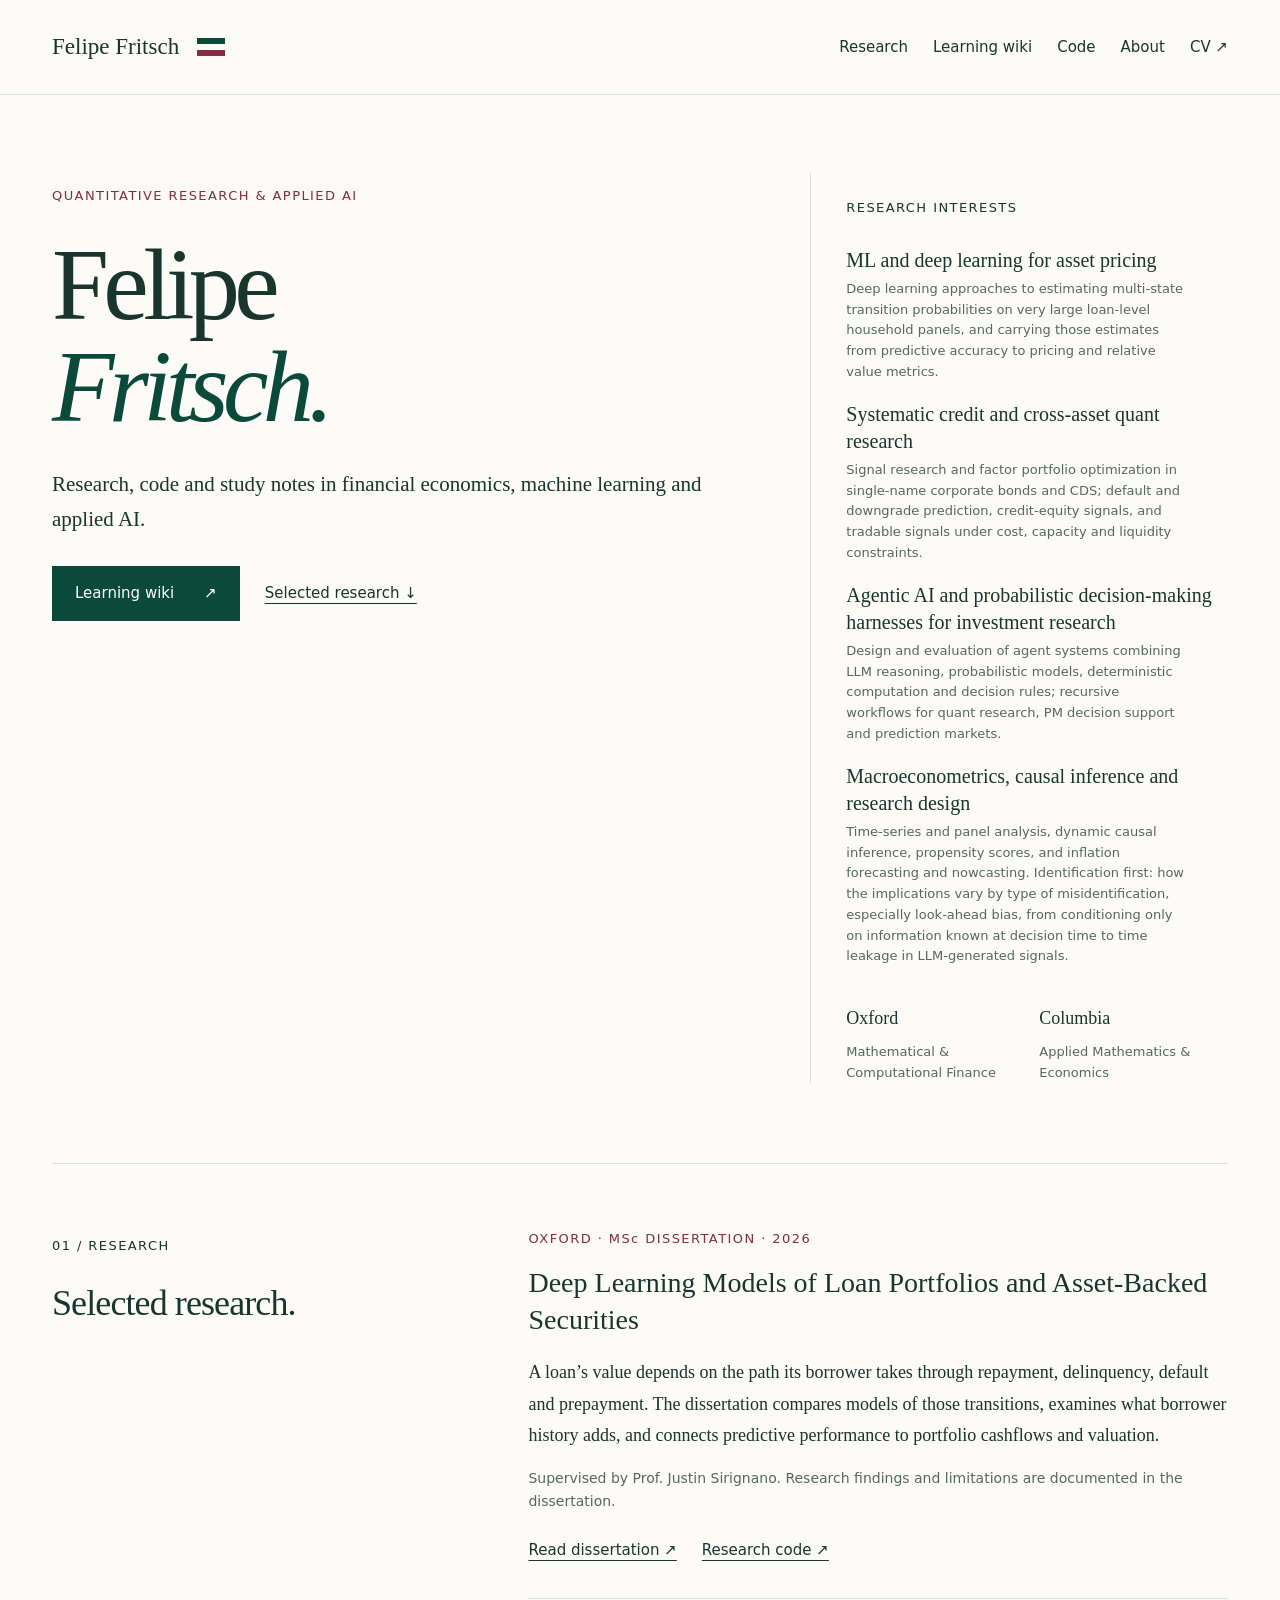
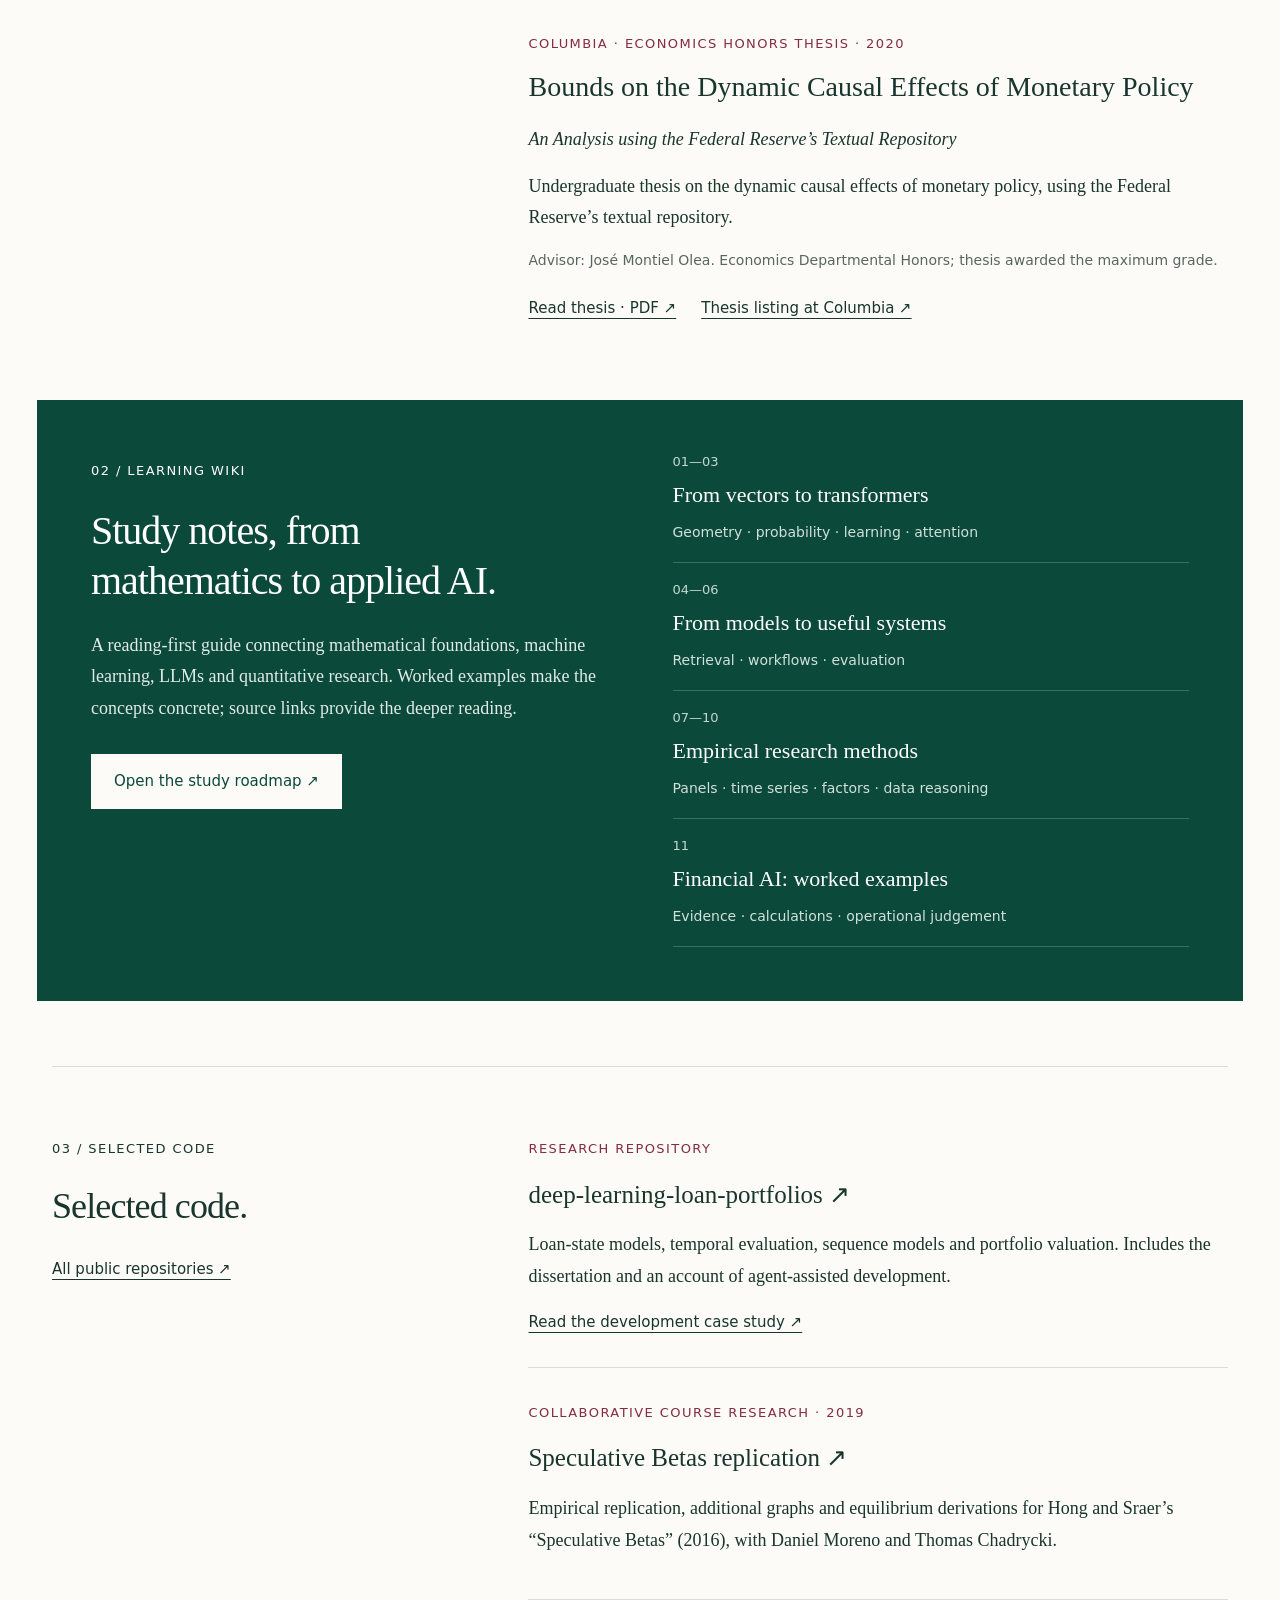
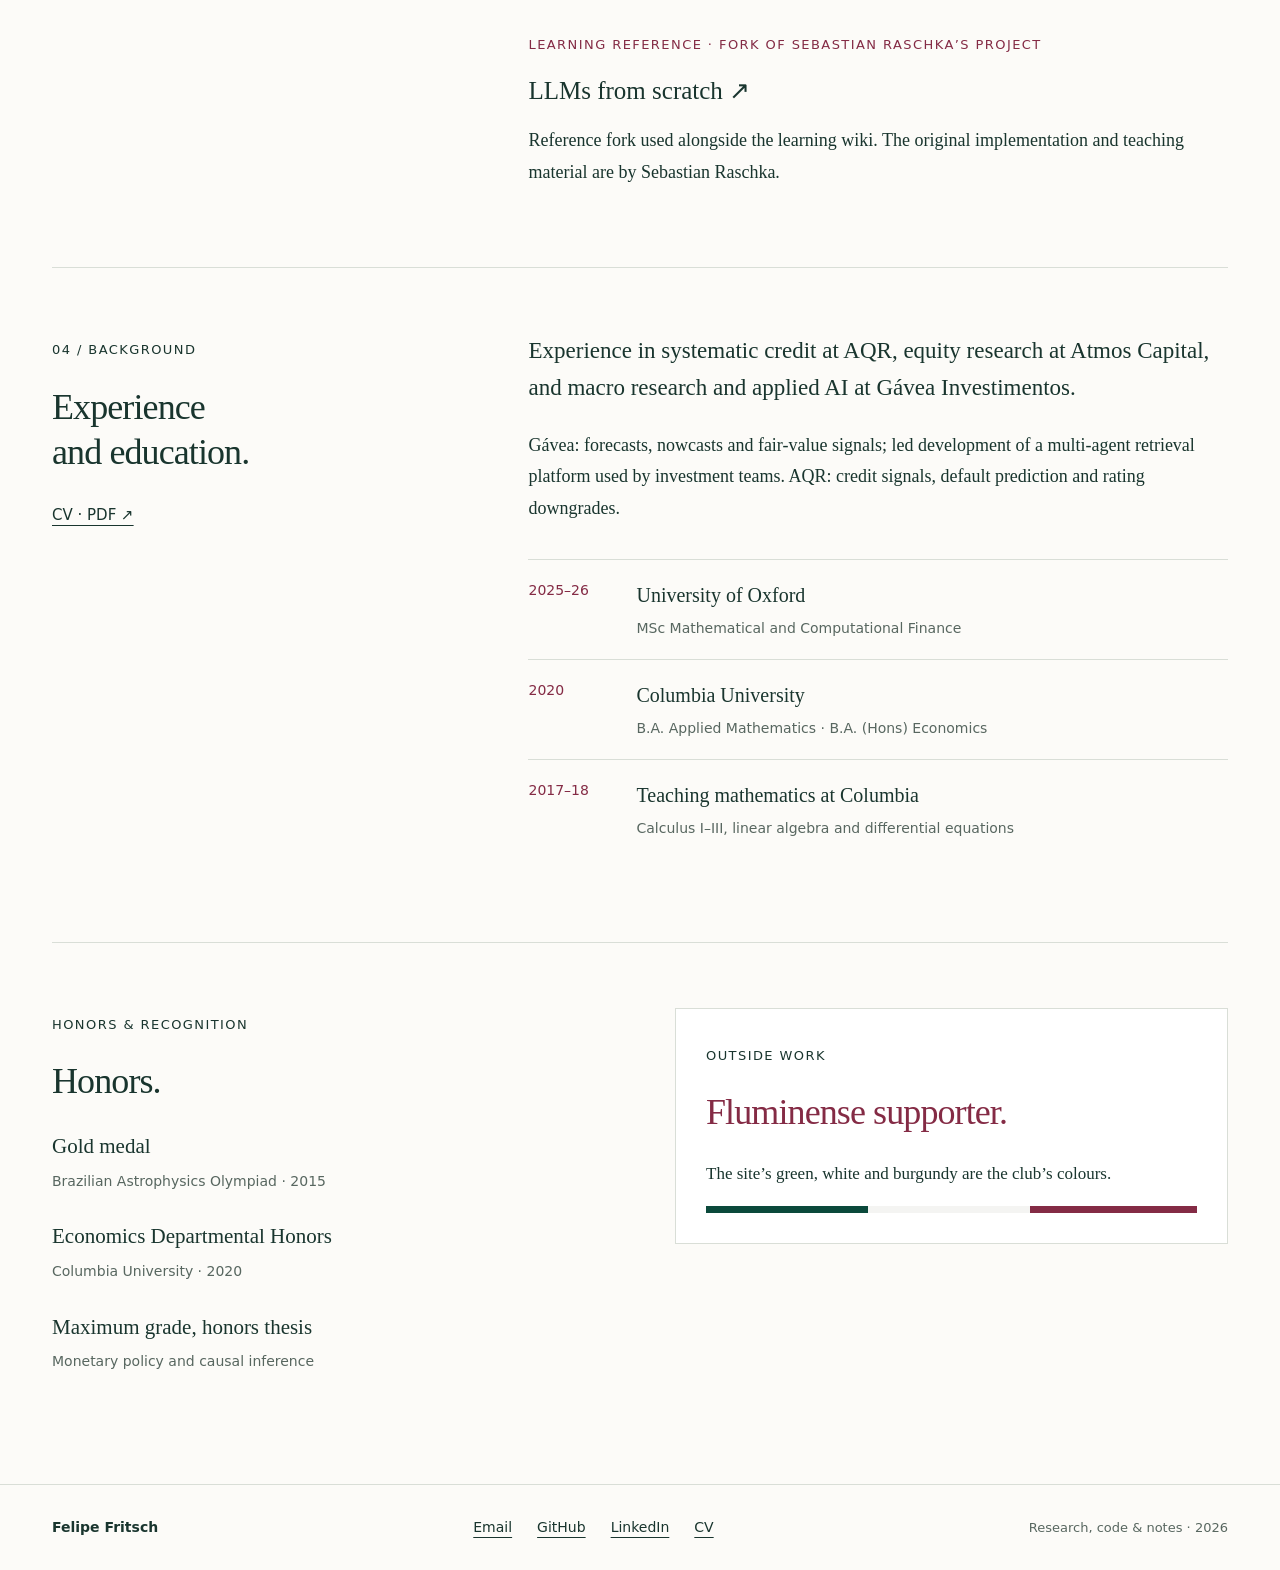
<file: docs/index.html>
<!doctype html>
<html lang="en"><head><meta charset="utf-8"><meta name="viewport" content="width=device-width,initial-scale=1"><title>Felipe Fritsch — Research & Learning</title><meta name="description" content="Quantitative research, applied AI and study notes by Felipe Fritsch. Research from Oxford and Columbia, selected code, and a mathematics-to-AI learning wiki."><meta property="og:title" content="Felipe Fritsch — Research & Learning"><meta property="og:description" content="Research, code and notes connecting mathematics, financial economics and applied AI."><meta property="og:type" content="website"><link rel="icon" type="image/svg+xml" href="data:image/svg+xml,%3Csvg xmlns='http://www.w3.org/2000/svg' viewBox='0 0 32 32'%3E%3Crect width='32' height='32' rx='6' fill='%230b493b'/%3E%3Ctext x='6' y='24' fill='white' font-size='24' font-family='serif'%3Ef%3C/text%3E%3C/svg%3E"><link rel="stylesheet" href="style.css"></head>
<body><a class="skip" href="#main">Skip to content</a><header><a class="brand" href="index.html">Felipe Fritsch<span class="brand-rule" aria-hidden="true"></span></a><nav aria-label="Main navigation"><a href="#research">Research</a><a href="wiki/index.html">Learning wiki</a><a href="#code">Code</a><a href="#about">About</a><a href="Felipe_Fritsch_CV.pdf">CV ↗</a></nav></header>
<main id="main"><section class="hero"><div><p class="eyebrow">QUANTITATIVE RESEARCH & APPLIED AI</p><h1>Felipe<br><em>Fritsch.</em></h1><p class="intro">Research, code and study notes in financial economics, machine learning and applied AI.</p><div class="actions"><a class="button" href="wiki/index.html">Learning wiki <span aria-hidden="true">↗</span></a><a class="text-link" href="#research">Selected research ↓</a></div></div><aside class="margin-note"><span class="section-no">RESEARCH INTERESTS</span><ul class="interests"><li><strong>ML and deep learning for asset pricing</strong><span>Deep learning approaches to estimating multi-state transition probabilities on very large loan-level household panels, and carrying those estimates from predictive accuracy to pricing and relative value metrics.</span></li><li><strong>Systematic credit and cross-asset quant research</strong><span>Signal research and factor portfolio optimization in single-name corporate bonds and CDS; default and downgrade prediction, credit-equity signals, and tradable signals under cost, capacity and liquidity constraints.</span></li><li><strong>Agentic AI and probabilistic decision-making harnesses for investment research</strong><span>Design and evaluation of agent systems combining LLM reasoning, probabilistic models, deterministic computation and decision rules; recursive workflows for quant research, PM decision support and prediction markets.</span></li><li><strong>Macroeconometrics, causal inference and research design</strong><span>Time-series and panel analysis, dynamic causal inference, propensity scores, and inflation forecasting and nowcasting. Identification first: how the implications vary by type of misidentification, especially look-ahead bias, from conditioning only on information known at decision time to time leakage in LLM-generated signals.</span></li></ul><div class="credentials"><p>Oxford<br><span>Mathematical & Computational Finance</span></p><p>Columbia<br><span>Applied Mathematics & Economics</span></p></div></aside></section>
<section id="research" class="section"><div class="section-heading"><span class="section-no">01 / RESEARCH</span><h2>Selected research.</h2></div><div class="research-list"><article class="research"><div class="meta">OXFORD · MSc DISSERTATION · 2026</div><h3>Deep Learning Models of Loan Portfolios and Asset-Backed Securities</h3><p>A loan’s value depends on the path its borrower takes through repayment, delinquency, default and prepayment. The dissertation compares models of those transitions, examines what borrower history adds, and connects predictive performance to portfolio cashflows and valuation.</p><p class="fine">Supervised by Prof. Justin Sirignano. Research findings and limitations are documented in the dissertation.</p><div class="links"><a href="https://github.com/felipefritsch/deep-learning-loan-portfolios/blob/main/artifacts/1101489_dissertation.pdf">Read dissertation ↗</a><a href="https://github.com/felipefritsch/deep-learning-loan-portfolios">Research code ↗</a></div></article>
<article class="research"><div class="meta">COLUMBIA · ECONOMICS HONORS THESIS · 2020</div><h3>Bounds on the Dynamic Causal Effects of Monetary Policy</h3><p class="subtitle">An Analysis using the Federal Reserve’s Textual Repository</p><p>Undergraduate thesis on the dynamic causal effects of monetary policy, using the Federal Reserve’s textual repository.</p><p class="fine">Advisor: José Montiel Olea. Economics Departmental Honors; thesis awarded the maximum grade.</p><div class="links"><a href="Felipe_Fritsch_Columbia_Thesis.pdf">Read thesis · PDF ↗</a><a href="https://econ.columbia.edu/undergraduate/honors-and-prizes/#:~:text=Felipe%20Pombal%20Fritsch">Thesis listing at Columbia ↗</a></div></article></div></section>
<section class="wiki-feature" id="learning"><div><span class="section-no">02 / LEARNING WIKI</span><h2>Study notes, from<br>mathematics to applied AI.</h2><p>A reading-first guide connecting mathematical foundations, machine learning, LLMs and quantitative research. Worked examples make the concepts concrete; source links provide the deeper reading.</p><a class="button light" href="wiki/index.html">Open the study roadmap ↗</a></div><div class="route-list"><a href="wiki/index.html#part-1"><span>01—03</span><strong>From vectors to transformers</strong><small>Geometry · probability · learning · attention</small></a><a href="wiki/index.html#part-4"><span>04—06</span><strong>From models to useful systems</strong><small>Retrieval · workflows · evaluation</small></a><a href="wiki/index.html#part-7"><span>07—10</span><strong>Empirical research methods</strong><small>Panels · time series · factors · data reasoning</small></a><a href="wiki/index.html#part-11"><span>11</span><strong>Financial AI: worked examples</strong><small>Evidence · calculations · operational judgement</small></a></div></section>
<section id="code" class="section"><div class="section-heading"><span class="section-no">03 / SELECTED CODE</span><h2>Selected code.</h2><a class="text-link" href="https://github.com/felipefritsch">All public repositories ↗</a></div><div class="code-list"><article><span class="meta">RESEARCH REPOSITORY</span><h3><a href="https://github.com/felipefritsch/deep-learning-loan-portfolios">deep-learning-loan-portfolios ↗</a></h3><p>Loan-state models, temporal evaluation, sequence models and portfolio valuation. Includes the dissertation and an account of agent-assisted development.</p><a class="text-link" href="https://github.com/felipefritsch/deep-learning-loan-portfolios/blob/main/CODEX_CASE_STUDY.md">Read the development case study ↗</a></article><article><span class="meta">COLLABORATIVE COURSE RESEARCH · 2019</span><h3><a href="https://github.com/felipefritsch/APMA-Seminar">Speculative Betas replication ↗</a></h3><p>Empirical replication, additional graphs and equilibrium derivations for Hong and Sraer’s “Speculative Betas” (2016), with Daniel Moreno and Thomas Chadrycki.</p></article><article><span class="meta">LEARNING REFERENCE · FORK OF SEBASTIAN RASCHKA’S PROJECT</span><h3><a href="https://github.com/felipefritsch/llms-from-scratch">LLMs from scratch ↗</a></h3><p>Reference fork used alongside the learning wiki. The original implementation and teaching material are by Sebastian Raschka.</p></article></div></section>
<section id="about" class="section"><div class="section-heading"><span class="section-no">04 / BACKGROUND</span><h2>Experience<br>and education.</h2><a class="text-link" href="Felipe_Fritsch_CV.pdf">CV · PDF ↗</a></div><div><p class="about-intro">Experience in systematic credit at AQR, equity research at Atmos Capital, and macro research and applied AI at Gávea Investimentos.</p><p>Gávea: forecasts, nowcasts and fair-value signals; led development of a multi-agent retrieval platform used by investment teams. AQR: credit signals, default prediction and rating downgrades.</p><dl class="timeline"><div><dt>2025–26</dt><dd>University of Oxford<span>MSc Mathematical and Computational Finance</span></dd></div><div><dt>2020</dt><dd>Columbia University<span>B.A. Applied Mathematics · B.A. (Hons) Economics</span></dd></div><div><dt>2017–18</dt><dd>Teaching mathematics at Columbia<span>Calculus I–III, linear algebra and differential equations</span></dd></div></dl></div></section>
<section class="closing"><div class="honors"><span class="section-no">HONORS & RECOGNITION</span><h2>Honors.</h2><ul><li><strong>Gold medal</strong><span>Brazilian Astrophysics Olympiad · 2015</span></li><li><strong>Economics Departmental Honors</strong><span>Columbia University · 2020</span></li><li><strong>Maximum grade, honors thesis</strong><span>Monetary policy and causal inference</span></li></ul></div><aside class="football"><span class="section-no">OUTSIDE WORK</span><h2>Fluminense supporter.</h2><p>The site’s green, white and burgundy are the club’s colours.</p><span class="tricolor" aria-hidden="true"></span></aside></section>
</main><footer><strong>Felipe Fritsch</strong><div><a href="mailto:felipe.fritsch@columbia.edu">Email</a><a href="https://github.com/felipefritsch">GitHub</a><a href="https://www.linkedin.com/in/felipefritsch/">LinkedIn</a><a href="Felipe_Fritsch_CV.pdf">CV</a></div><small>Research, code & notes · 2026</small></footer></body></html>
</file>
<file: docs/style.css>
:root{--paper:#fcfbf8;--ink:#19352e;--green:#0b493b;--wine:#842b45;--muted:#586760;--line:#d9ded7}*{box-sizing:border-box}html{scroll-behavior:smooth;scroll-padding-top:100px}body{margin:0;background:var(--paper);color:var(--ink);font:18px/1.75 Georgia,'Times New Roman',serif}a{color:inherit;text-underline-offset:5px;text-decoration-thickness:1px}a:hover{color:var(--wine)}a:focus-visible{outline:3px solid var(--wine);outline-offset:5px}.skip{position:absolute;left:20px;top:-100px;background:white;z-index:10;padding:12px}.skip:focus{top:10px}header{max-width:1280px;margin:auto;padding:27px 52px;display:flex;align-items:center;justify-content:space-between;gap:25px;border-bottom:1px solid var(--line)}.brand{font-size:23px;text-decoration:none;white-space:nowrap;display:flex;gap:18px;align-items:center}.brand-rule{width:28px;height:18px;border-top:6px solid var(--green);border-bottom:6px solid var(--wine)}nav{display:flex;flex-wrap:wrap;gap:25px;font:15px/1.5 system-ui,sans-serif}nav a{text-decoration:none}main{max-width:1280px;margin:auto;padding:0 52px}.hero{display:grid;grid-template-columns:1.6fr 1fr;gap:90px;padding:78px 0 80px}.eyebrow,.section-no,.meta{font:13px/1.55 system-ui,sans-serif;letter-spacing:.11em}.eyebrow,.meta{color:var(--wine)}h1{font-size:clamp(65px,8vw,108px);line-height:.99;font-weight:400;letter-spacing:-.055em;margin:28px 0 30px}h1 em{font-weight:400;color:var(--green)}.intro{max-width:650px;font-size:21px;line-height:1.65}.actions{display:flex;align-items:center;gap:25px;flex-wrap:wrap;margin-top:30px}.button{font:15px/1.5 system-ui,sans-serif;display:inline-flex;align-items:center;gap:30px;padding:15px 22px;background:var(--green);color:white;text-decoration:none;border:1px solid var(--green)}.button:hover{background:var(--wine);color:white;border-color:var(--wine)}.text-link{font:15px/1.65 system-ui,sans-serif}.margin-note{border-left:1px solid var(--line);padding:18px 0 0 35px;align-self:center}.margin-note>p{font-size:24px;line-height:1.7;margin:24px 0 36px}.interests{list-style:none;padding:0;margin:24px 0 36px}
.interests li{margin:0 0 18px}
.interests strong{display:block;font-weight:400;font-size:20px;line-height:1.35}
.interests span{display:block;font:13px/1.6 system-ui,sans-serif;color:var(--muted);margin-top:5px;max-width:340px}
.credentials{display:flex;gap:28px;font-size:18px}.credentials p{margin:0}.credentials span{display:block;font:13px/1.6 system-ui,sans-serif;color:var(--muted);margin-top:7px;max-width:165px}.section{display:grid;grid-template-columns:1fr 1.7fr;gap:65px;padding:65px 0;border-top:1px solid var(--line)}h2{font-size:36px;line-height:1.25;font-weight:400;letter-spacing:-.025em;margin:20px 0 24px}h3{font-size:28px;line-height:1.35;font-weight:400;margin:14px 0 18px}.research{padding-bottom:36px}.research+.research{padding-top:35px;border-top:1px solid var(--line)}.research:last-child{padding-bottom:0}.research p{margin:15px 0}.fine{font:14px/1.7 system-ui,sans-serif;color:var(--muted)}.subtitle{font-style:italic}.links{display:flex;gap:25px;flex-wrap:wrap;font:15px/1.6 system-ui,sans-serif;margin-top:24px}.wiki-feature{background:var(--green);color:white;padding:54px;display:grid;grid-template-columns:1fr 1fr;gap:65px;margin:15px -15px 65px}.wiki-feature h2{font-size:40px}.wiki-feature p{color:#e1ebe6}.light{background:var(--paper);color:var(--green);border-color:var(--paper);margin-top:12px}.route-list a{display:block;padding:19px 0;text-decoration:none;border-bottom:1px solid #ffffff35}.route-list a:first-child{padding-top:0}.route-list a:hover{color:#fff;background:#ffffff0d}.route-list span{display:block;font:13px system-ui;color:#c4d7ce;margin-bottom:7px}.route-list strong{font-size:22px;font-weight:400;display:block}.route-list small{display:block;font:14px/1.6 system-ui;color:#d1e1d9;margin-top:6px}.code-list article{padding-bottom:29px;margin-bottom:28px;border-bottom:1px solid var(--line)}.code-list article:last-child{border:0;padding:0;margin:0}.code-list h3{font-size:25px}.code-list h3 a{text-decoration:none}.code-list p{margin:14px 0}.about-intro{font-size:23px;line-height:1.6;margin-top:0}.timeline{margin-top:35px}.timeline>div{display:grid;grid-template-columns:90px 1fr;border-top:1px solid var(--line);padding:18px 0;gap:18px}.timeline dt{font:14px/1.8 system-ui;color:var(--wine)}.timeline dd{margin:0;font-size:20px}.timeline dd span{display:block;font:14px/1.7 system-ui;color:var(--muted);margin-top:4px}.closing{display:grid;grid-template-columns:1fr 1fr;gap:70px;border-top:1px solid var(--line);padding:65px 0 85px}.honors ul{list-style:none;padding:0}.honors li{margin:22px 0}.honors strong{display:block;font-weight:400;font-size:21px}.honors li span{font:14px/1.65 system-ui;color:var(--muted)}.football{padding:30px;border:1px solid var(--line);align-self:start;background:white}.football h2{color:var(--wine)}.football p{font-size:17px}.tricolor{display:block;width:100%;height:7px;background:linear-gradient(90deg,var(--green) 0 33%,#f4f4f2 33% 66%,var(--wine) 66%)}footer{max-width:1280px;margin:auto;border-top:1px solid var(--line);padding:30px 52px;display:flex;justify-content:space-between;gap:25px;align-items:center;flex-wrap:wrap;font:14px/1.8 system-ui}footer div{display:flex;gap:25px}footer small{font-size:13px;color:var(--muted)}@media(max-width:900px){header,main{padding-left:25px;padding-right:25px}.hero{gap:35px}.credentials{flex-direction:column}.section{grid-template-columns:1fr;gap:20px}.wiki-feature{gap:32px;padding:35px;margin-left:0;margin-right:0}.closing{gap:35px}.margin-note{padding-left:25px}}@media(max-width:650px){header{align-items:flex-start;flex-direction:column;padding-top:22px;padding-bottom:20px}nav{gap:17px;font-size:14px}.hero{grid-template-columns:1fr;padding:45px 0;gap:25px}h1{font-size:78px}.intro{font-size:20px}.margin-note{border-left:0;border-top:1px solid var(--line);padding:25px 0 0}.margin-note>p{font-size:21px}.credentials{flex-direction:row}.section{padding:40px 0}.wiki-feature,.closing{grid-template-columns:1fr}.wiki-feature{padding:28px;margin-bottom:40px}.wiki-feature h2,h2{font-size:32px}.closing{padding:45px 0;gap:25px}.football{padding:25px}footer{padding:25px}h3{font-size:26px}}@media(prefers-reduced-motion:reduce){html{scroll-behavior:auto}}@media print{header,footer{display:none}.hero,.section,.wiki-feature,.closing{display:block;page-break-inside:avoid;background:white;color:black;padding:20px 0}.margin-note{display:none}a{color:black}.wiki-feature p,.route-list small,.route-list span{color:black}}
</file>
